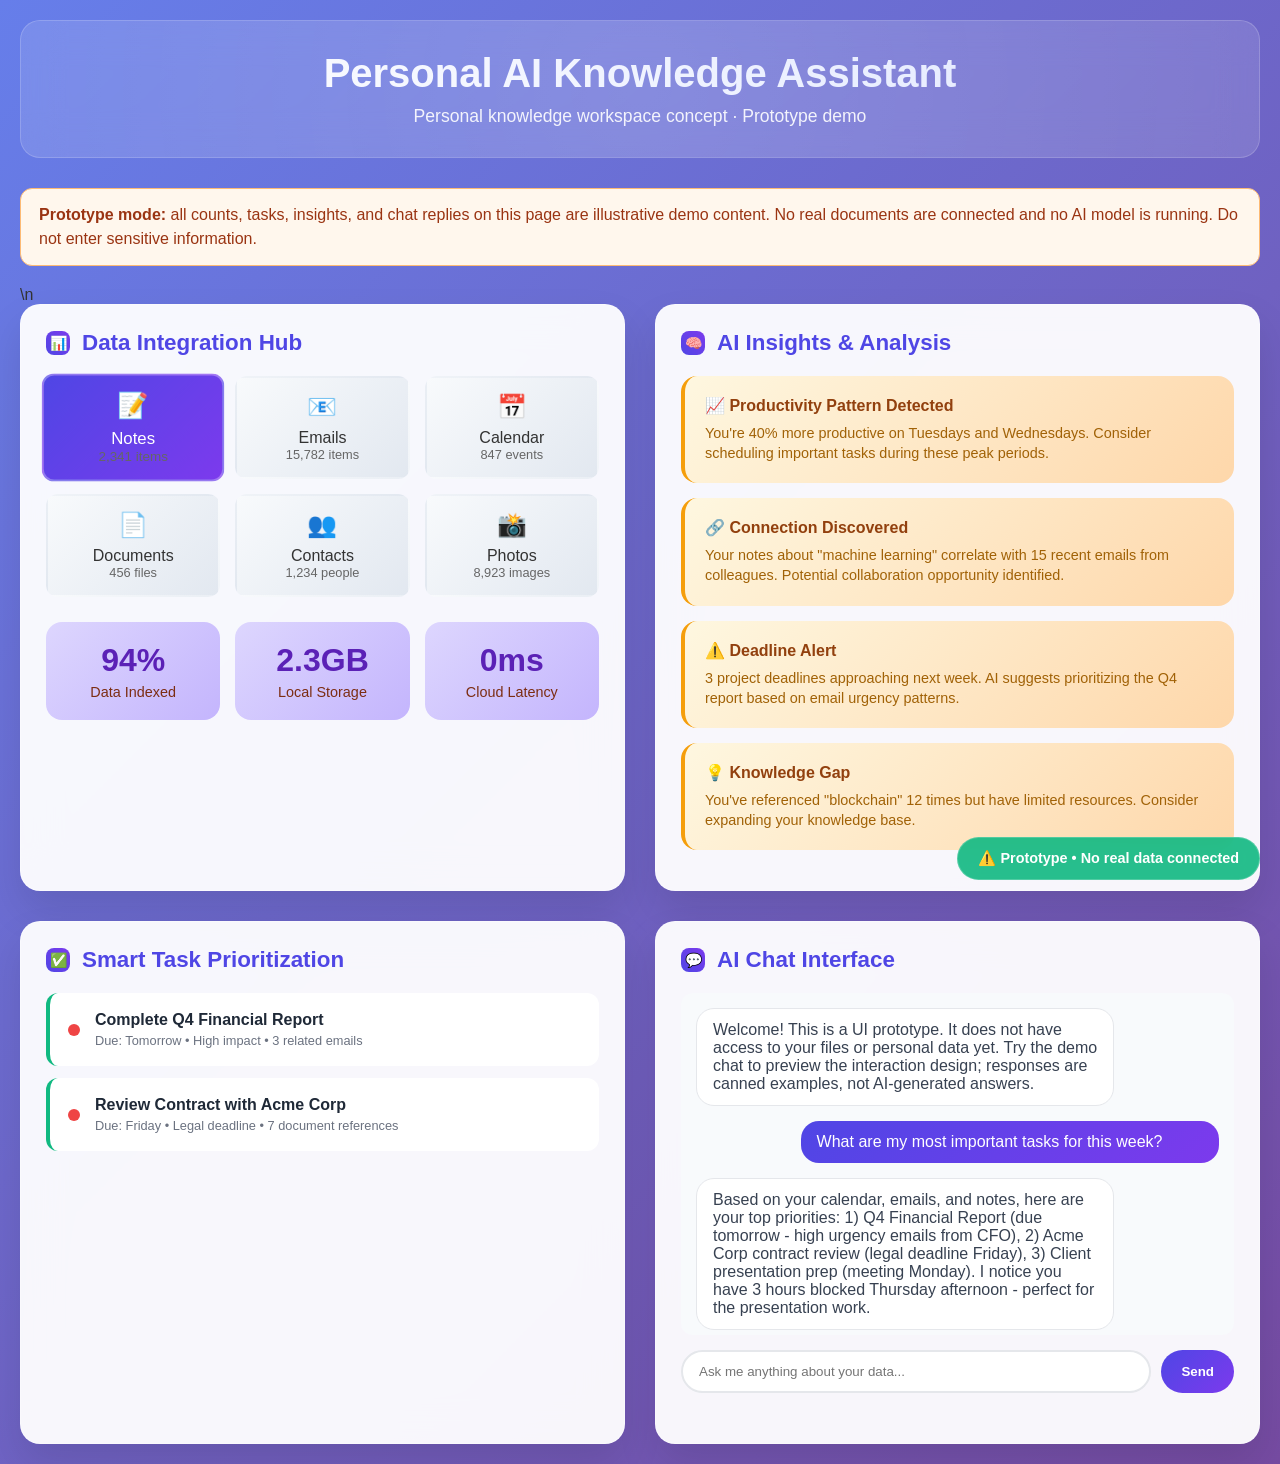
<file: personal_ai_assistant (1).html>
<!DOCTYPE html>
<html lang="en">
<head>
    <meta charset="UTF-8">
    <meta name="viewport" content="width=device-width, initial-scale=1.0">
    <title>Personal AI Knowledge Assistant — Prototype</title>
    <style>
        * {
            margin: 0;
            padding: 0;
            box-sizing: border-box;
        }

        body {
            font-family: 'Inter', -apple-system, BlinkMacSystemFont, sans-serif;
            background: linear-gradient(135deg, #667eea 0%, #764ba2 100%);
            min-height: 100vh;
            color: #333;
            overflow-x: hidden;
        }

        .container {
            max-width: 1400px;
            margin: 0 auto;
            padding: 20px;
            min-height: 100vh;
            display: flex;
            flex-direction: column;
        }

        .header {
            text-align: center;
            margin-bottom: 30px;
            padding: 30px 0;
            background: rgba(255, 255, 255, 0.1);
            backdrop-filter: blur(20px);
            border-radius: 20px;
            border: 1px solid rgba(255, 255, 255, 0.2);
            position: relative;
            overflow: hidden;
        }

        .header::before {
            content: '';
            position: absolute;
            top: -50%;
            left: -50%;
            width: 200%;
            height: 200%;
            background: radial-gradient(circle, rgba(255,255,255,0.1) 0%, transparent 70%);
            animation: rotate 20s linear infinite;
        }

        @keyframes rotate {
            0% { transform: rotate(0deg); }
            100% { transform: rotate(360deg); }
        }

        .header h1 {
            font-size: 2.5rem;
            font-weight: 700;
            background: linear-gradient(45deg, #fff, #e0e7ff);
            -webkit-background-clip: text;
            -webkit-text-fill-color: transparent;
            background-clip: text;
            margin-bottom: 10px;
            position: relative;
            z-index: 1;
        }

        .header p {
            color: rgba(255, 255, 255, 0.9);
            font-size: 1.1rem;
            position: relative;
            z-index: 1;
        }

        .main-grid {
            display: grid;
            grid-template-columns: 1fr 1fr;
            gap: 30px;
            flex: 1;
        }

        .panel {
            background: rgba(255, 255, 255, 0.95);
            backdrop-filter: blur(20px);
            border-radius: 20px;
            padding: 25px;
            box-shadow: 0 20px 40px rgba(0, 0, 0, 0.1);
            border: 1px solid rgba(255, 255, 255, 0.3);
            transition: all 0.3s ease;
            position: relative;
            overflow: hidden;
        }

        .panel::before {
            content: '';
            position: absolute;
            top: 0;
            left: -100%;
            width: 100%;
            height: 100%;
            background: linear-gradient(90deg, transparent, rgba(255,255,255,0.4), transparent);
            transition: left 0.5s;
        }

        .panel:hover::before {
            left: 100%;
        }

        .panel:hover {
            transform: translateY(-5px);
            box-shadow: 0 30px 60px rgba(0, 0, 0, 0.15);
        }

        .panel-title {
            font-size: 1.4rem;
            font-weight: 600;
            margin-bottom: 20px;
            color: #4f46e5;
            display: flex;
            align-items: center;
            gap: 12px;
        }

        .icon {
            width: 24px;
            height: 24px;
            background: linear-gradient(45deg, #4f46e5, #7c3aed);
            border-radius: 8px;
            display: flex;
            align-items: center;
            justify-content: center;
            color: white;
            font-size: 14px;
        }

        .data-sources {
            display: grid;
            grid-template-columns: repeat(auto-fit, minmax(150px, 1fr));
            gap: 15px;
            margin-bottom: 25px;
        }

        .data-source {
            padding: 15px;
            background: linear-gradient(135deg, #f8fafc, #e2e8f0);
            border-radius: 12px;
            text-align: center;
            cursor: pointer;
            transition: all 0.3s ease;
            border: 2px solid transparent;
        }

        .data-source:hover, .data-source.active {
            background: linear-gradient(135deg, #4f46e5, #7c3aed);
            color: white;
            transform: scale(1.05);
            border-color: rgba(255, 255, 255, 0.3);
        }

        .insight-card {
            background: linear-gradient(135deg, #fef7e0, #fed7aa);
            padding: 20px;
            border-radius: 16px;
            margin-bottom: 15px;
            border-left: 4px solid #f59e0b;
            transition: all 0.3s ease;
            cursor: pointer;
        }

        .insight-card:hover {
            transform: translateX(5px);
            box-shadow: 0 10px 30px rgba(245, 158, 11, 0.2);
        }

        .insight-title {
            font-weight: 600;
            color: #92400e;
            margin-bottom: 8px;
        }

        .insight-text {
            color: #a16207;
            font-size: 0.9rem;
            line-height: 1.4;
        }

        .task-item {
            background: white;
            padding: 18px;
            border-radius: 12px;
            margin-bottom: 12px;
            border-left: 4px solid #10b981;
            display: flex;
            align-items: center;
            gap: 15px;
            transition: all 0.3s ease;
            cursor: pointer;
        }

        .task-item:hover {
            transform: translateX(5px);
            box-shadow: 0 8px 25px rgba(16, 185, 129, 0.15);
        }

        .task-priority {
            width: 12px;
            height: 12px;
            border-radius: 50%;
            flex-shrink: 0;
        }

        .high { background: #ef4444; }
        .medium { background: #f59e0b; }
        .low { background: #10b981; }

        .task-content {
            flex: 1;
        }

        .task-title {
            font-weight: 600;
            color: #1f2937;
            margin-bottom: 4px;
        }

        .task-meta {
            font-size: 0.8rem;
            color: #6b7280;
        }

        .chat-container {
            display: flex;
            flex-direction: column;
            height: 400px;
        }

        .chat-messages {
            flex: 1;
            overflow-y: auto;
            padding: 15px;
            background: #f8fafc;
            border-radius: 12px;
            margin-bottom: 15px;
        }

        .message {
            margin-bottom: 15px;
            padding: 12px 16px;
            border-radius: 18px;
            max-width: 80%;
            animation: slideIn 0.3s ease;
        }

        @keyframes slideIn {
            from { opacity: 0; transform: translateY(10px); }
            to { opacity: 1; transform: translateY(0); }
        }

        .user-message {
            background: linear-gradient(135deg, #4f46e5, #7c3aed);
            color: white;
            margin-left: auto;
        }

        .ai-message {
            background: white;
            color: #374151;
            border: 1px solid #e5e7eb;
        }

        .chat-input {
            display: flex;
            gap: 10px;
        }

        .chat-input input {
            flex: 1;
            padding: 12px 16px;
            border: 2px solid #e5e7eb;
            border-radius: 25px;
            outline: none;
            transition: all 0.3s ease;
        }

        .chat-input input:focus {
            border-color: #4f46e5;
            box-shadow: 0 0 0 3px rgba(79, 70, 229, 0.1);
        }

        .send-btn {
            padding: 12px 20px;
            background: linear-gradient(135deg, #4f46e5, #7c3aed);
            color: white;
            border: none;
            border-radius: 25px;
            cursor: pointer;
            font-weight: 600;
            transition: all 0.3s ease;
        }

        .send-btn:hover {
            transform: translateY(-2px);
            box-shadow: 0 8px 25px rgba(79, 70, 229, 0.3);
        }

        .analytics-grid {
            display: grid;
            grid-template-columns: repeat(auto-fit, minmax(120px, 1fr));
            gap: 15px;
            margin-bottom: 20px;
        }

        .metric-card {
            background: linear-gradient(135deg, #ddd6fe, #c4b5fd);
            padding: 20px;
            border-radius: 16px;
            text-align: center;
            transition: all 0.3s ease;
        }

        .metric-card:hover {
            transform: scale(1.05);
        }

        .metric-value {
            font-size: 2rem;
            font-weight: 700;
            color: #5b21b6;
            margin-bottom: 5px;
        }

        .metric-label {
            color: #7c2d12;
            font-size: 0.9rem;
            font-weight: 500;
        }

        .privacy-indicator {
            position: fixed;
            bottom: 20px;
            right: 20px;
            background: rgba(16, 185, 129, 0.9);
            color: white;
            padding: 12px 20px;
            border-radius: 50px;
            font-size: 0.9rem;
            font-weight: 600;
            backdrop-filter: blur(10px);
            border: 1px solid rgba(255, 255, 255, 0.2);
            animation: pulse 2s infinite;
        }

        @keyframes pulse {
            0%, 100% { transform: scale(1); }
            50% { transform: scale(1.05); }
        }

        @media (max-width: 768px) {
            .main-grid {
                grid-template-columns: 1fr;
                gap: 20px;
            }
            
            .header h1 {
                font-size: 2rem;
            }
            
            .data-sources {
                grid-template-columns: repeat(auto-fit, minmax(120px, 1fr));
            }
        }
    </style>
</head>
<body>
    <div class="container">
        <div class="header">
            <h1>Personal AI Knowledge Assistant</h1>
            <p>Personal knowledge workspace concept · Prototype demo</p>
        </div>

        <div role="status" style="margin:0 0 20px;padding:14px 18px;border-radius:12px;background:#fff7ed;border:1px solid #fdba74;color:#9a3412;line-height:1.5"><strong>Prototype mode:</strong> all counts, tasks, insights, and chat replies on this page are illustrative demo content. No real documents are connected and no AI model is running. Do not enter sensitive information.</div>\n        <div class="main-grid">
            <div class="panel">
                <div class="panel-title">
                    <div class="icon">📊</div>
                    Data Integration Hub
                </div>
                
                <div class="data-sources">
                    <div class="data-source active" data-source="notes">
                        <div style="font-size: 1.5rem; margin-bottom: 8px;">📝</div>
                        <div>Notes</div>
                        <div style="font-size: 0.8rem; color: #666;">2,341 items</div>
                    </div>
                    <div class="data-source" data-source="emails">
                        <div style="font-size: 1.5rem; margin-bottom: 8px;">📧</div>
                        <div>Emails</div>
                        <div style="font-size: 0.8rem; color: #666;">15,782 items</div>
                    </div>
                    <div class="data-source" data-source="calendar">
                        <div style="font-size: 1.5rem; margin-bottom: 8px;">📅</div>
                        <div>Calendar</div>
                        <div style="font-size: 0.8rem; color: #666;">847 events</div>
                    </div>
                    <div class="data-source" data-source="documents">
                        <div style="font-size: 1.5rem; margin-bottom: 8px;">📄</div>
                        <div>Documents</div>
                        <div style="font-size: 0.8rem; color: #666;">456 files</div>
                    </div>
                    <div class="data-source" data-source="contacts">
                        <div style="font-size: 1.5rem; margin-bottom: 8px;">👥</div>
                        <div>Contacts</div>
                        <div style="font-size: 0.8rem; color: #666;">1,234 people</div>
                    </div>
                    <div class="data-source" data-source="photos">
                        <div style="font-size: 1.5rem; margin-bottom: 8px;">📸</div>
                        <div>Photos</div>
                        <div style="font-size: 0.8rem; color: #666;">8,923 images</div>
                    </div>
                </div>

                <div class="analytics-grid">
                    <div class="metric-card">
                        <div class="metric-value">94%</div>
                        <div class="metric-label">Data Indexed</div>
                    </div>
                    <div class="metric-card">
                        <div class="metric-value">2.3GB</div>
                        <div class="metric-label">Local Storage</div>
                    </div>
                    <div class="metric-card">
                        <div class="metric-value">0ms</div>
                        <div class="metric-label">Cloud Latency</div>
                    </div>
                </div>
            </div>

            <div class="panel">
                <div class="panel-title">
                    <div class="icon">🧠</div>
                    AI Insights & Analysis
                </div>
                
                <div class="insight-card">
                    <div class="insight-title">📈 Productivity Pattern Detected</div>
                    <div class="insight-text">You're 40% more productive on Tuesdays and Wednesdays. Consider scheduling important tasks during these peak periods.</div>
                </div>

                <div class="insight-card">
                    <div class="insight-title">🔗 Connection Discovered</div>
                    <div class="insight-text">Your notes about "machine learning" correlate with 15 recent emails from colleagues. Potential collaboration opportunity identified.</div>
                </div>

                <div class="insight-card">
                    <div class="insight-title">⚠️ Deadline Alert</div>
                    <div class="insight-text">3 project deadlines approaching next week. AI suggests prioritizing the Q4 report based on email urgency patterns.</div>
                </div>

                <div class="insight-card">
                    <div class="insight-title">💡 Knowledge Gap</div>
                    <div class="insight-text">You've referenced "blockchain" 12 times but have limited resources. Consider expanding your knowledge base.</div>
                </div>
            </div>

            <div class="panel">
                <div class="panel-title">
                    <div class="icon">✅</div>
                    Smart Task Prioritization
                </div>
                
                <div class="task-item">
                    <div class="task-priority high"></div>
                    <div class="task-content">
                        <div class="task-title">Complete Q4 Financial Report</div>
                        <div class="task-meta">Due: Tomorrow • High impact • 3 related emails</div>
                    </div>
                </div>

                <div class="task-item">
                    <div class="task-priority high"></div>
                    <div class="task-content">
                        <div class="task-title">Review Contract with Acme Corp</div>
                        <div class="task-meta">Due: Friday • Legal deadline • 7 document references</div>
                    </div>
                </div>

                <div class="task-item">
                    <div class="task-priority medium"></div>
                    <div class="task-content">
                        <div class="task-title">Prepare presentation for client meeting</div>
                        <div class="task-meta">Due: Next Monday • Meeting in calendar • 12 related notes</div>
                    </div>
                </div>

                <div class="task-item">
                    <div class="task-priority medium"></div>
                    <div class="task-content">
                        <div class="task-title">Update team on project status</div>
                        <div class="task-meta">Due: This week • Team dependency • 5 Slack mentions</div>
                    </div>
                </div>

                <div class="task-item">
                    <div class="task-priority low"></div>
                    <div class="task-content">
                        <div class="task-title">Organize digital photo library</div>
                        <div class="task-meta">Personal task • Low urgency • 2,341 unsorted photos</div>
                    </div>
                </div>
            </div>

            <div class="panel">
                <div class="panel-title">
                    <div class="icon">💬</div>
                    AI Chat Interface
                </div>
                
                <div class="chat-container">
                    <div class="chat-messages" id="chatMessages">
                        <div class="message ai-message">
                            Welcome! This is a UI prototype. It does not have access to your files or personal data yet. Try the demo chat to preview the interaction design; responses are canned examples, not AI-generated answers.
                        </div>
                        <div class="message user-message">
                            What are my most important tasks for this week?
                        </div>
                        <div class="message ai-message">
                            Based on your calendar, emails, and notes, here are your top priorities: 1) Q4 Financial Report (due tomorrow - high urgency emails from CFO), 2) Acme Corp contract review (legal deadline Friday), 3) Client presentation prep (meeting Monday). I notice you have 3 hours blocked Thursday afternoon - perfect for the presentation work.
                        </div>
                    </div>
                    
                    <div class="chat-input">
                        <input type="text" id="chatInput" placeholder="Ask me anything about your data..." />
                        <button class="send-btn" onclick="sendMessage()">Send</button>
                    </div>
                </div>
            </div>
        </div>
    </div>

    <div class="privacy-indicator">
        ⚠️ Prototype • No real data connected
    </div>

    <script>
        // Simulated AI responses for demonstration
        const aiResponses = [
            "Demo response only: document search is not connected yet.",
            "Demo response only: email and calendar integrations are not connected.",
            "Demo response only: calendar analysis is not connected in this prototype.",
            "Demo response only: when a real assistant is connected, it could help organize priorities using data you explicitly choose to share.",
            "Demo response only: knowledge graph analysis is not implemented yet.",
            "Based on your note-taking patterns, you might find the concept of 'second brain' methodology helpful for organizing these ideas.",
            "I've detected some recurring themes in your recent work. Would you like me to create a knowledge cluster analysis?"
        ];

        // Data source switching
        document.querySelectorAll('.data-source').forEach(source => {
            source.addEventListener('click', function() {
                document.querySelectorAll('.data-source').forEach(s => s.classList.remove('active'));
                this.classList.add('active');
                
                // Simulate data loading with animation
                this.style.transform = 'scale(0.95)';
                setTimeout(() => {
                    this.style.transform = 'scale(1)';
                }, 150);
                
                // Update insights based on selected data source
                updateInsights(this.dataset.source);
            });
        });

        function updateInsights(source) {
            const insights = {
                notes: [
                    { title: "📚 Knowledge Clusters", text: "Identified 5 main topic clusters in your notes with strong interconnections." },
                    { title: "🔍 Frequent References", text: "You reference 'AI ethics' most frequently - 47 mentions across 23 notes." }
                ],
                emails: [
                    { title: "📊 Communication Patterns", text: "Peak email activity: 9-11 AM and 2-4 PM. Response rate drops 60% after 6 PM." },
                    { title: "👥 Key Contacts", text: "Top collaborators: Sarah (ML team), John (Strategy), Lisa (Legal) - 67% of your email volume." }
                ],
                calendar: [
                    { title: "⏰ Meeting Efficiency", text: "Tuesday meetings are 30% shorter on average. Consider moving recurring meetings there." },
                    { title: "🎯 Focus Time", text: "You have 3.5 hours of unscheduled time this week - optimal for deep work." }
                ]
            };

            // Animate insight cards update (simplified for demo)
            console.log(`Updated insights for ${source} data source`);
        }

        // Chat functionality
        function sendMessage() {
            const input = document.getElementById('chatInput');
            const messages = document.getElementById('chatMessages');
            const message = input.value.trim();
            
            if (!message) return;
            
            // Add user message
            const userMsg = document.createElement('div');
            userMsg.className = 'message user-message';
            userMsg.textContent = message;
            messages.appendChild(userMsg);
            
            // Clear input
            input.value = '';
            
            // Simulate AI thinking delay
            setTimeout(() => {
                const aiMsg = document.createElement('div');
                aiMsg.className = 'message ai-message';
                aiMsg.textContent = aiResponses[Math.floor(Math.random() * aiResponses.length)];
                messages.appendChild(aiMsg);
                messages.scrollTop = messages.scrollHeight;
            }, 1000 + Math.random() * 1000);
            
            messages.scrollTop = messages.scrollHeight;
        }

        // Enter key support for chat
        document.getElementById('chatInput').addEventListener('keypress', function(e) {
            if (e.key === 'Enter') {
                sendMessage();
            }
        });

        // Metrics remain static illustrative sample values in prototype mode.\n\n        // Animate task items on load
        setTimeout(() => {
            document.querySelectorAll('.task-item, .insight-card').forEach((item, index) => {
                item.style.opacity = '0';
                item.style.transform = 'translateY(20px)';
                setTimeout(() => {
                    item.style.transition = 'opacity 0.5s ease, transform 0.5s ease';
                    item.style.opacity = '1';
                    item.style.transform = 'translateY(0)';
                }, index * 100);
            });
        }, 500);

        // Privacy indicator interaction
        document.querySelector('.privacy-indicator').addEventListener('click', function() {
            alert('🔒 Privacy First Design:\n\n• This is a prototype; processing behavior has not been verified\n• No real AI provider or personal-data integration is connected\n• Do not enter sensitive personal information\n• Secure storage and encryption are not implemented or verified\n• Production security review is still required');
        });
    </script>
</body>
</html>
</file>
